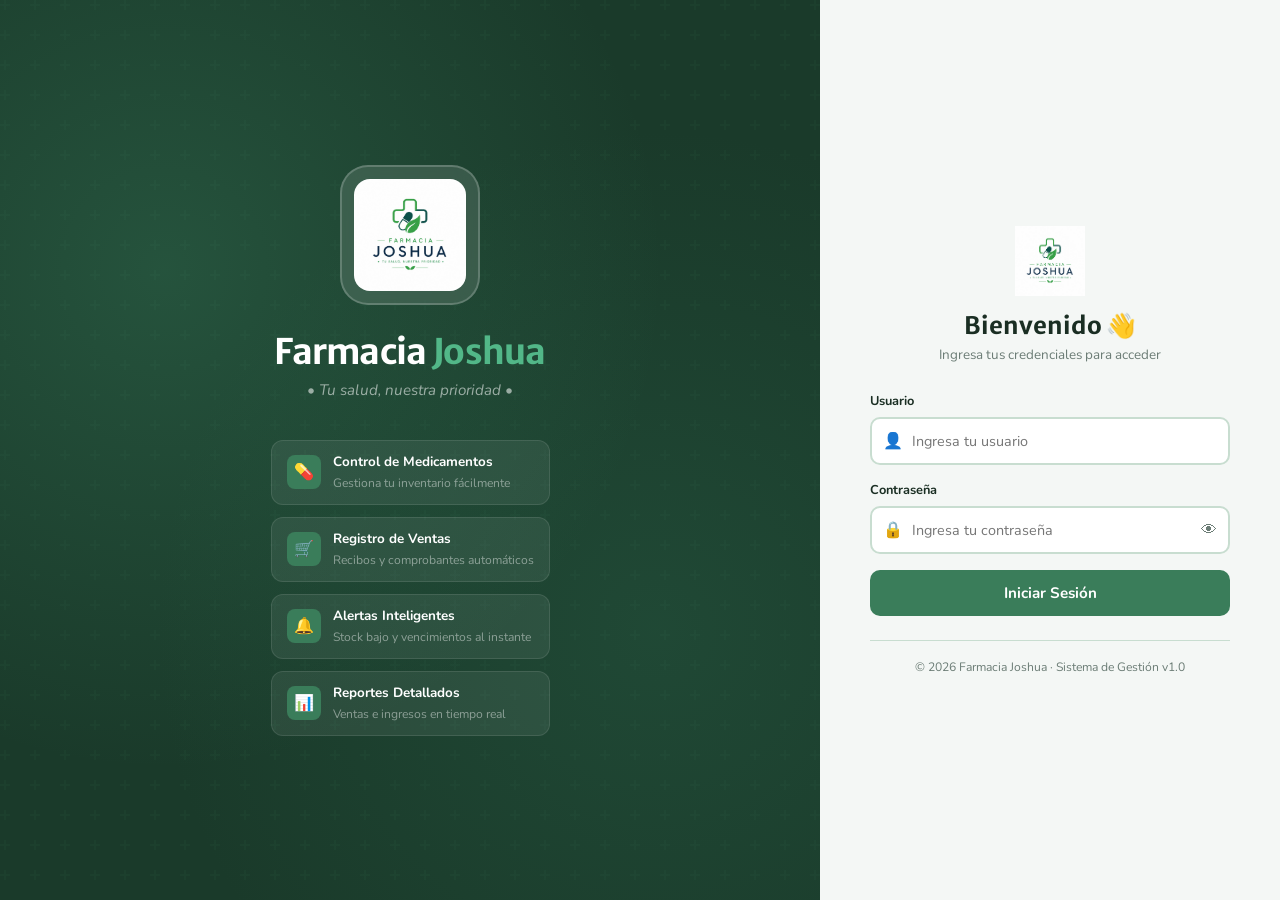
<file: index.html>
<!DOCTYPE html>
<html lang="es">
<head>
  <meta charset="UTF-8">
  <meta name="viewport" content="width=device-width, initial-scale=1.0">
  <title>Farmacia Joshua — Iniciar Sesión</title>
  <link href="https://fonts.googleapis.com/css2?family=Nunito:wght@400;500;600;700;800&family=Merriweather+Sans:wght@400;600;700&display=swap" rel="stylesheet">
  <style>
    :root {
      --verde-oscuro:#1a3a2a; --verde-medio:#2d6a4f; --verde-principal:#3a7d5a;
      --verde-claro:#52b788; --verde-suave:#d8f3dc; --gris-bg:#f4f7f5;
      --gris-borde:#c8ddd0; --gris-texto:#6b7c75; --texto-oscuro:#1a2e23; --rojo:#e63946;
    }
    *,*::before,*::after{box-sizing:border-box;margin:0;padding:0;}
    body{ font-family:'Nunito',sans-serif; min-height:100vh; display:flex; background:var(--verde-oscuro); overflow:hidden; }

    /* Panel izquierdo */
    .login-left {
      flex:1; display:flex; flex-direction:column; align-items:center;
      justify-content:center; padding:40px; position:relative; overflow:hidden;
    }
    .login-left::before {
      content:''; position:absolute; inset:0;
      background: radial-gradient(circle at 20% 30%, rgba(82,183,136,.2) 0%, transparent 55%),
                  radial-gradient(circle at 80% 70%, rgba(45,106,79,.3) 0%, transparent 55%);
    }
    .login-left::after {
      content:''; position:absolute; inset:0;
      background: url("data:image/svg+xml,%3Csvg width='60' height='60' viewBox='0 0 60 60' xmlns='http://www.w3.org/2000/svg'%3E%3Cg fill='none' fill-rule='evenodd'%3E%3Cg fill='%2352b788' fill-opacity='0.04'%3E%3Cpath d='M36 34v-4h-2v4h-4v2h4v4h2v-4h4v-2h-4zm0-30V0h-2v4h-4v2h4v4h2V6h4V4h-4zM6 34v-4H4v4H0v2h4v4h2v-4h4v-2H6zM6 4V0H4v4H0v2h4v4h2V6h4V4H6z'/%3E%3C/g%3E%3C/g%3E%3C/svg%3E");
    }
    .left-content { position:relative; z-index:1; text-align:center; color:white; max-width:420px; }

    /* Logo grande en login */
    .logo-login-img {
      width:140px; height:140px;
      background: rgba(255,255,255,.12);
      border: 2px solid rgba(255,255,255,.2);
      border-radius:28px;
      display:flex; align-items:center; justify-content:center;
      margin: 0 auto 24px;
      padding: 12px;
      backdrop-filter: blur(10px);
    }
    .logo-login-img img { width:100%; height:100%; object-fit:contain; border-radius:16px; }

    .left-content h1 { font-family:'Merriweather Sans',sans-serif; font-size:2.2rem; font-weight:700; margin-bottom:6px; letter-spacing:-.02em; }
    .left-content h1 span { color:var(--verde-claro); }
    .left-content .slogan { font-size:.95rem; color:rgba(255,255,255,.55); margin-bottom:40px; font-style:italic; }

    .features { display:flex; flex-direction:column; gap:12px; text-align:left; }
    .feature-item { display:flex; align-items:center; gap:12px; background:rgba(255,255,255,.07); border:1px solid rgba(255,255,255,.1); border-radius:12px; padding:11px 15px; }
    .feature-icon { width:34px;height:34px; background:var(--verde-principal); border-radius:8px; display:flex;align-items:center;justify-content:center; font-size:1rem; flex-shrink:0; }
    .feature-text strong { display:block; color:white; font-size:.84rem; }
    .feature-text span   { color:rgba(255,255,255,.45); font-size:.76rem; }

    /* Panel derecho */
    .login-right { width:460px; background:var(--gris-bg); display:flex; align-items:center; justify-content:center; padding:48px 40px; flex-shrink:0; }
    .login-form-wrapper { width:100%; max-width:360px; }

    .login-header { margin-bottom:28px; text-align:center; }
    .login-header .logo-small { width:70px; height:70px; margin:0 auto 14px; }
    .login-header .logo-small img { width:100%; height:100%; object-fit:contain; }
    .login-header h2 { font-family:'Merriweather Sans',sans-serif; font-size:1.5rem; font-weight:700; color:var(--texto-oscuro); margin-bottom:4px; }
    .login-header p { font-size:.84rem; color:var(--gris-texto); }

    .form-group { margin-bottom:16px; }
    .form-label { display:block; font-size:.8rem; font-weight:700; color:var(--texto-oscuro); margin-bottom:7px; }
    .input-wrapper { position:relative; }
    .input-icon { position:absolute; left:13px; top:50%; transform:translateY(-50%); font-size:1rem; color:var(--gris-texto); pointer-events:none; }
    .form-input { width:100%; padding:12px 14px 12px 40px; border:2px solid var(--gris-borde); border-radius:10px; font-size:.9rem; font-family:'Nunito',sans-serif; color:var(--texto-oscuro); background:white; transition:all .2s; outline:none; }
    .form-input:focus { border-color:var(--verde-principal); box-shadow:0 0 0 3px rgba(58,125,90,.12); }
    .toggle-pass { position:absolute; right:13px; top:50%; transform:translateY(-50%); background:none; border:none; cursor:pointer; font-size:1rem; color:var(--gris-texto); transition:color .2s; }
    .toggle-pass:hover { color:var(--verde-principal); }

    .btn-login { width:100%; padding:13px; background:var(--verde-principal); color:white; border:none; border-radius:10px; font-size:.95rem; font-weight:700; font-family:'Nunito',sans-serif; cursor:pointer; transition:all .2s; margin-top:6px; display:flex; align-items:center; justify-content:center; gap:8px; }
    .btn-login:hover:not(:disabled) { background:#2d6a4f; box-shadow:0 4px 16px rgba(58,125,90,.35); transform:translateY(-1px); }
    .btn-login:disabled { opacity:.6; cursor:not-allowed; transform:none; }

    .error-box { background:#fde8e9; border:1px solid #f5a9ac; border-radius:8px; padding:11px 14px; font-size:.84rem; color:var(--rojo); margin-bottom:16px; display:none; align-items:center; gap:8px; }
    .error-box.show { display:flex; }

    .login-footer { text-align:center; margin-top:24px; padding-top:18px; border-top:1px solid var(--gris-borde); }
    .login-footer p { font-size:.76rem; color:var(--gris-texto); }

    @media(max-width:768px){ .login-left{display:none;} .login-right{width:100%;} }
  </style>
</head>
<body>

<!-- Panel izquierdo decorativo -->
<div class="login-left">
  <div class="left-content">
    <div class="logo-login-img">
      <img src="logo.png" alt="Farmacia Joshua">
    </div>
    <h1>Farmacia <span>Joshua</span></h1>
    <p class="slogan">• Tu salud, nuestra prioridad •</p>
    <div class="features">
      <div class="feature-item"><div class="feature-icon">💊</div><div class="feature-text"><strong>Control de Medicamentos</strong><span>Gestiona tu inventario fácilmente</span></div></div>
      <div class="feature-item"><div class="feature-icon">🛒</div><div class="feature-text"><strong>Registro de Ventas</strong><span>Recibos y comprobantes automáticos</span></div></div>
      <div class="feature-item"><div class="feature-icon">🔔</div><div class="feature-text"><strong>Alertas Inteligentes</strong><span>Stock bajo y vencimientos al instante</span></div></div>
      <div class="feature-item"><div class="feature-icon">📊</div><div class="feature-text"><strong>Reportes Detallados</strong><span>Ventas e ingresos en tiempo real</span></div></div>
    </div>
  </div>
</div>

<!-- Panel derecho - formulario -->
<div class="login-right">
  <div class="login-form-wrapper">
    <div class="login-header">
      <div class="logo-small"><img src="logo.png" alt="Logo"></div>
      <h2>Bienvenido 👋</h2>
      <p>Ingresa tus credenciales para acceder</p>
    </div>

    <div class="error-box" id="error-box"><span>⚠️</span><span id="error-msg">Usuario o contraseña incorrectos.</span></div>

    <form id="login-form">
      <div class="form-group">
        <label class="form-label">Usuario</label>
        <div class="input-wrapper">
          <span class="input-icon">👤</span>
          <input type="text" id="username" class="form-input" placeholder="Ingresa tu usuario" autocomplete="username" required>
        </div>
      </div>
      <div class="form-group">
        <label class="form-label">Contraseña</label>
        <div class="input-wrapper">
          <span class="input-icon">🔒</span>
          <input type="password" id="password" class="form-input" placeholder="Ingresa tu contraseña" autocomplete="current-password" required>
          <button type="button" class="toggle-pass" id="toggle-pass">👁</button>
        </div>
      </div>
      <button type="submit" class="btn-login" id="btn-login"><span id="btn-text">Iniciar Sesión</span></button>
    </form>

    <div class="login-footer"><p>© 2026 Farmacia Joshua · Sistema de Gestión v1.0</p></div>
  </div>
</div>

<script>
  const API = 'https://farmacia-joshua-backend.onrender.com/api';
  if (localStorage.getItem('fj_token')) window.location.href = 'inicio.html';

  document.getElementById('toggle-pass').addEventListener('click', () => {
    const inp = document.getElementById('password');
    const btn = document.getElementById('toggle-pass');
    inp.type = inp.type === 'password' ? 'text' : 'password';
    btn.textContent = inp.type === 'password' ? '👁' : '🙈';
  });

  document.getElementById('login-form').addEventListener('submit', async (e) => {
    e.preventDefault();
    const btn = document.getElementById('btn-login');
    const btnText = document.getElementById('btn-text');
    const errorBox = document.getElementById('error-box');
    btn.disabled = true; btnText.textContent = 'Verificando...';
    errorBox.classList.remove('show');
    try {
      const res = await fetch(`${API}/auth/login`, { method:'POST', headers:{'Content-Type':'application/json'}, body:JSON.stringify({ username: document.getElementById('username').value.trim(), password: document.getElementById('password').value }) });
      const data = await res.json();
      if (data.ok) {
        localStorage.setItem('fj_token', data.data.token);
        localStorage.setItem('fj_user', JSON.stringify(data.data.usuario));
        btnText.textContent = '✅ Accediendo...';
        setTimeout(() => window.location.href = 'inicio.html', 500);
      } else {
        document.getElementById('error-msg').textContent = data.message || 'Credenciales incorrectas.';
        errorBox.classList.add('show');
        btn.disabled = false; btnText.textContent = 'Iniciar Sesión';
      }
    } catch(err) {
      document.getElementById('error-msg').textContent = 'No se pudo conectar al servidor. Verifica que el backend esté activo.';
      errorBox.classList.add('show');
      btn.disabled = false; btnText.textContent = 'Iniciar Sesión';
    }
  });
</script>
</body>
</html>
</file>
<file: css/styles.css>
/* ============================================================
   Farmacia Joshua — Estilos Globales
   ============================================================ */

@import url('https://fonts.googleapis.com/css2?family=Nunito:wght@400;500;600;700;800&family=Merriweather+Sans:wght@400;600;700&display=swap');

/* ── Variables ──────────────────────────────────────────── */
:root {
  --verde-oscuro:   #1a3a2a;
  --verde-medio:    #2d6a4f;
  --verde-principal:#3a7d5a;
  --verde-claro:    #52b788;
  --verde-suave:    #d8f3dc;
  --verde-hover:    #40916c;
  --blanco:         #ffffff;
  --gris-bg:        #f4f7f5;
  --gris-claro:     #e8f0eb;
  --gris-borde:     #c8ddd0;
  --gris-texto:     #6b7c75;
  --texto-oscuro:   #1a2e23;
  --texto-medio:    #2d4a3a;
  --rojo:           #e63946;
  --rojo-suave:     #fde8e9;
  --amarillo:       #f4a261;
  --amarillo-suave: #fff3e0;
  --azul:           #3a86ff;
  --azul-suave:     #e8f1ff;

  --sidebar-w:      240px;
  --header-h:       64px;
  --radio:          12px;
  --radio-sm:       8px;
  --sombra:         0 2px 12px rgba(26,58,42,.10);
  --sombra-md:      0 4px 24px rgba(26,58,42,.14);
  --sombra-lg:      0 8px 40px rgba(26,58,42,.18);
  --transicion:     all .22s cubic-bezier(.4,0,.2,1);
}

/* ── Reset ──────────────────────────────────────────────── */
*, *::before, *::after { box-sizing: border-box; margin: 0; padding: 0; }

html { font-size: 15px; scroll-behavior: smooth; }

body {
  font-family: 'Nunito', sans-serif;
  background: var(--gris-bg);
  color: var(--texto-oscuro);
  line-height: 1.6;
  min-height: 100vh;
}

a { text-decoration: none; color: inherit; }
button { cursor: pointer; font-family: inherit; border: none; outline: none; }
input, select, textarea { font-family: inherit; outline: none; border: none; }
img { max-width: 100%; }
ul { list-style: none; }

/* ── Layout principal ───────────────────────────────────── */
.app-layout {
  display: flex;
  min-height: 100vh;
}

/* ── Sidebar ────────────────────────────────────────────── */
.sidebar {
  width: var(--sidebar-w);
  background: var(--verde-oscuro);
  display: flex;
  flex-direction: column;
  position: fixed;
  top: 0; left: 0;
  height: 100vh;
  z-index: 100;
  transition: var(--transicion);
  overflow: hidden;
}

.sidebar-logo {
  padding: 20px 18px 16px;
  border-bottom: 1px solid rgba(255,255,255,.08);
  display: flex;
  align-items: center;
  gap: 12px;
}

.sidebar-logo-icon {
  width: 40px; height: 40px;
  background: var(--verde-claro);
  border-radius: 10px;
  display: flex; align-items: center; justify-content: center;
  font-size: 20px;
  flex-shrink: 0;
}

.sidebar-logo-text h1 {
  font-family: 'Merriweather Sans', sans-serif;
  font-size: 1.05rem;
  font-weight: 700;
  color: var(--blanco);
  line-height: 1.2;
}

.sidebar-logo-text span {
  font-size: .72rem;
  color: rgba(255,255,255,.55);
  font-weight: 500;
}

.sidebar-nav {
  flex: 1;
  padding: 12px 10px;
  overflow-y: auto;
}

.nav-section-title {
  font-size: .68rem;
  font-weight: 700;
  text-transform: uppercase;
  letter-spacing: .08em;
  color: rgba(255,255,255,.35);
  padding: 10px 10px 4px;
  margin-top: 6px;
}

.nav-item {
  display: flex;
  align-items: center;
  gap: 11px;
  padding: 10px 12px;
  border-radius: var(--radio-sm);
  color: rgba(255,255,255,.72);
  font-size: .9rem;
  font-weight: 600;
  cursor: pointer;
  transition: var(--transicion);
  margin-bottom: 2px;
  position: relative;
}

.nav-item:hover {
  background: rgba(255,255,255,.08);
  color: var(--blanco);
}

.nav-item.active {
  background: var(--verde-principal);
  color: var(--blanco);
  box-shadow: 0 2px 8px rgba(58,125,90,.4);
}

.nav-item .nav-icon {
  font-size: 1.1rem;
  width: 22px;
  text-align: center;
  flex-shrink: 0;
}

.nav-badge {
  margin-left: auto;
  background: var(--rojo);
  color: white;
  font-size: .65rem;
  font-weight: 700;
  padding: 2px 7px;
  border-radius: 20px;
  min-width: 20px;
  text-align: center;
}

.sidebar-footer {
  padding: 12px 10px;
  border-top: 1px solid rgba(255,255,255,.08);
}

.sidebar-user {
  display: flex;
  align-items: center;
  gap: 10px;
  padding: 10px 12px;
  border-radius: var(--radio-sm);
  cursor: pointer;
  transition: var(--transicion);
}

.sidebar-user:hover { background: rgba(255,255,255,.06); }

.user-avatar {
  width: 34px; height: 34px;
  background: var(--verde-claro);
  border-radius: 50%;
  display: flex; align-items: center; justify-content: center;
  font-size: .85rem;
  font-weight: 700;
  color: var(--verde-oscuro);
  flex-shrink: 0;
}

.user-info { flex: 1; min-width: 0; }
.user-info strong {
  display: block;
  font-size: .82rem;
  color: var(--blanco);
  white-space: nowrap;
  overflow: hidden;
  text-overflow: ellipsis;
}
.user-info span {
  font-size: .72rem;
  color: rgba(255,255,255,.45);
}

.btn-logout {
  background: transparent;
  color: rgba(255,255,255,.5);
  font-size: 1rem;
  padding: 4px;
  border-radius: 6px;
  transition: var(--transicion);
}
.btn-logout:hover { color: var(--rojo); background: rgba(230,57,70,.12); }

/* ── Main content ───────────────────────────────────────── */
.main-content {
  margin-left: var(--sidebar-w);
  flex: 1;
  min-height: 100vh;
  display: flex;
  flex-direction: column;
}

/* ── Topbar ─────────────────────────────────────────────── */
.topbar {
  height: var(--header-h);
  background: var(--blanco);
  border-bottom: 1px solid var(--gris-claro);
  display: flex;
  align-items: center;
  padding: 0 28px;
  gap: 16px;
  position: sticky;
  top: 0;
  z-index: 50;
  box-shadow: var(--sombra);
}

.topbar-title {
  flex: 1;
  font-family: 'Merriweather Sans', sans-serif;
  font-size: 1.15rem;
  font-weight: 700;
  color: var(--texto-oscuro);
}

.topbar-meta {
  display: flex;
  align-items: center;
  gap: 6px;
  font-size: .8rem;
  color: var(--gris-texto);
  background: var(--gris-bg);
  padding: 6px 12px;
  border-radius: 20px;
}

.topbar-alerts {
  position: relative;
  background: var(--gris-bg);
  border: none;
  width: 38px; height: 38px;
  border-radius: 50%;
  display: flex; align-items: center; justify-content: center;
  font-size: 1rem;
  color: var(--gris-texto);
  transition: var(--transicion);
}
.topbar-alerts:hover { background: var(--verde-suave); color: var(--verde-principal); }

.alert-dot {
  position: absolute;
  top: 6px; right: 6px;
  width: 8px; height: 8px;
  background: var(--rojo);
  border-radius: 50%;
  border: 2px solid white;
}

/* ── Page content ───────────────────────────────────────── */
.page-content {
  flex: 1;
  padding: 28px;
}

.page-header {
  margin-bottom: 24px;
  display: flex;
  align-items: center;
  justify-content: space-between;
  flex-wrap: wrap;
  gap: 12px;
}

.page-header h2 {
  font-family: 'Merriweather Sans', sans-serif;
  font-size: 1.4rem;
  font-weight: 700;
  color: var(--texto-oscuro);
}

.page-header p {
  font-size: .85rem;
  color: var(--gris-texto);
  margin-top: 2px;
}

/* ── Cards ──────────────────────────────────────────────── */
.card {
  background: var(--blanco);
  border-radius: var(--radio);
  box-shadow: var(--sombra);
  padding: 22px;
  border: 1px solid var(--gris-claro);
}

.card-title {
  font-family: 'Merriweather Sans', sans-serif;
  font-size: .95rem;
  font-weight: 700;
  color: var(--texto-oscuro);
  margin-bottom: 16px;
  display: flex;
  align-items: center;
  gap: 8px;
}

/* ── KPI Cards ──────────────────────────────────────────── */
.kpi-grid {
  display: grid;
  grid-template-columns: repeat(auto-fit, minmax(200px, 1fr));
  gap: 16px;
  margin-bottom: 24px;
}

.kpi-card {
  background: var(--blanco);
  border-radius: var(--radio);
  padding: 20px;
  box-shadow: var(--sombra);
  border: 1px solid var(--gris-claro);
  display: flex;
  align-items: flex-start;
  gap: 14px;
  transition: var(--transicion);
}

.kpi-card:hover { transform: translateY(-2px); box-shadow: var(--sombra-md); }

.kpi-icon {
  width: 46px; height: 46px;
  border-radius: 12px;
  display: flex; align-items: center; justify-content: center;
  font-size: 1.3rem;
  flex-shrink: 0;
}

.kpi-icon.verde  { background: var(--verde-suave); }
.kpi-icon.azul   { background: var(--azul-suave); }
.kpi-icon.rojo   { background: var(--rojo-suave); }
.kpi-icon.naranja{ background: var(--amarillo-suave); }

.kpi-body { flex: 1; min-width: 0; }
.kpi-label {
  font-size: .75rem;
  color: var(--gris-texto);
  font-weight: 600;
  text-transform: uppercase;
  letter-spacing: .04em;
  margin-bottom: 4px;
}
.kpi-value {
  font-family: 'Merriweather Sans', sans-serif;
  font-size: 1.55rem;
  font-weight: 700;
  color: var(--texto-oscuro);
  line-height: 1.1;
}
.kpi-sub {
  font-size: .75rem;
  color: var(--gris-texto);
  margin-top: 3px;
}

/* ── Botones ────────────────────────────────────────────── */
.btn {
  display: inline-flex;
  align-items: center;
  gap: 7px;
  padding: 9px 18px;
  border-radius: var(--radio-sm);
  font-size: .875rem;
  font-weight: 700;
  cursor: pointer;
  transition: var(--transicion);
  border: 2px solid transparent;
  white-space: nowrap;
}

.btn-primary {
  background: var(--verde-principal);
  color: var(--blanco);
  border-color: var(--verde-principal);
}
.btn-primary:hover { background: var(--verde-hover); border-color: var(--verde-hover); box-shadow: 0 4px 12px rgba(58,125,90,.3); }

.btn-secondary {
  background: var(--blanco);
  color: var(--verde-principal);
  border-color: var(--gris-borde);
}
.btn-secondary:hover { border-color: var(--verde-principal); background: var(--verde-suave); }

.btn-danger {
  background: var(--rojo-suave);
  color: var(--rojo);
  border-color: var(--rojo-suave);
}
.btn-danger:hover { background: var(--rojo); color: white; }

.btn-sm { padding: 6px 12px; font-size: .8rem; }
.btn-lg { padding: 12px 24px; font-size: .95rem; }

.btn:disabled { opacity: .5; cursor: not-allowed; }

/* ── Tablas ─────────────────────────────────────────────── */
.table-wrapper {
  overflow-x: auto;
  border-radius: var(--radio);
  border: 1px solid var(--gris-claro);
}

table {
  width: 100%;
  border-collapse: collapse;
  font-size: .875rem;
}

thead { background: var(--verde-oscuro); }
thead th {
  padding: 12px 16px;
  text-align: left;
  font-size: .75rem;
  font-weight: 700;
  color: rgba(255,255,255,.85);
  text-transform: uppercase;
  letter-spacing: .05em;
  white-space: nowrap;
}

tbody tr {
  border-bottom: 1px solid var(--gris-claro);
  transition: var(--transicion);
}
tbody tr:last-child { border-bottom: none; }
tbody tr:hover { background: var(--gris-bg); }

tbody td {
  padding: 12px 16px;
  color: var(--texto-medio);
  vertical-align: middle;
}

/* ── Badges / Pills ─────────────────────────────────────── */
.badge {
  display: inline-flex;
  align-items: center;
  gap: 4px;
  padding: 3px 10px;
  border-radius: 20px;
  font-size: .72rem;
  font-weight: 700;
}

.badge-verde   { background: var(--verde-suave);    color: var(--verde-medio); }
.badge-rojo    { background: var(--rojo-suave);     color: var(--rojo); }
.badge-naranja { background: var(--amarillo-suave); color: #c4580a; }
.badge-gris    { background: var(--gris-claro);     color: var(--gris-texto); }
.badge-azul    { background: var(--azul-suave);     color: var(--azul); }

/* ── Formularios ────────────────────────────────────────── */
.form-group { margin-bottom: 16px; }

.form-label {
  display: block;
  font-size: .8rem;
  font-weight: 700;
  color: var(--texto-medio);
  margin-bottom: 6px;
}

.form-control {
  width: 100%;
  padding: 10px 14px;
  border: 2px solid var(--gris-borde);
  border-radius: var(--radio-sm);
  font-size: .875rem;
  color: var(--texto-oscuro);
  background: var(--blanco);
  transition: var(--transicion);
}

.form-control:focus {
  border-color: var(--verde-principal);
  box-shadow: 0 0 0 3px rgba(58,125,90,.12);
}

.form-control::placeholder { color: var(--gris-texto); opacity: .7; }

select.form-control { cursor: pointer; }

.form-row {
  display: grid;
  grid-template-columns: repeat(auto-fit, minmax(200px, 1fr));
  gap: 14px;
}

/* ── Modal ──────────────────────────────────────────────── */
.modal-overlay {
  position: fixed;
  inset: 0;
  background: rgba(10,24,17,.55);
  backdrop-filter: blur(3px);
  z-index: 200;
  display: flex;
  align-items: center;
  justify-content: center;
  padding: 20px;
  opacity: 0;
  pointer-events: none;
  transition: opacity .25s;
}

.modal-overlay.active {
  opacity: 1;
  pointer-events: all;
}

.modal {
  background: var(--blanco);
  border-radius: var(--radio);
  box-shadow: var(--sombra-lg);
  width: 100%;
  max-width: 560px;
  max-height: 90vh;
  overflow-y: auto;
  transform: translateY(20px) scale(.97);
  transition: transform .25s cubic-bezier(.4,0,.2,1);
}

.modal-overlay.active .modal { transform: translateY(0) scale(1); }

.modal-header {
  padding: 20px 24px 16px;
  border-bottom: 1px solid var(--gris-claro);
  display: flex;
  align-items: center;
  justify-content: space-between;
}

.modal-header h3 {
  font-family: 'Merriweather Sans', sans-serif;
  font-size: 1.05rem;
  font-weight: 700;
  color: var(--texto-oscuro);
}

.modal-body { padding: 20px 24px; }
.modal-footer {
  padding: 16px 24px 20px;
  display: flex;
  gap: 10px;
  justify-content: flex-end;
  border-top: 1px solid var(--gris-claro);
}

.btn-close-modal {
  background: var(--gris-claro);
  color: var(--gris-texto);
  width: 30px; height: 30px;
  border-radius: 50%;
  display: flex; align-items: center; justify-content: center;
  font-size: 1rem;
  transition: var(--transicion);
}
.btn-close-modal:hover { background: var(--rojo-suave); color: var(--rojo); }

/* ── Search bar ─────────────────────────────────────────── */
.search-bar {
  position: relative;
  flex: 1;
  max-width: 340px;
}

.search-bar input {
  width: 100%;
  padding: 9px 14px 9px 38px;
  border: 2px solid var(--gris-borde);
  border-radius: 25px;
  font-size: .875rem;
  background: var(--blanco);
  transition: var(--transicion);
}

.search-bar input:focus {
  border-color: var(--verde-principal);
  box-shadow: 0 0 0 3px rgba(58,125,90,.1);
}

.search-icon {
  position: absolute;
  left: 12px;
  top: 50%;
  transform: translateY(-50%);
  color: var(--gris-texto);
  font-size: .9rem;
  pointer-events: none;
}

/* ── Alertas / Toasts ───────────────────────────────────── */
.toast-container {
  position: fixed;
  top: 20px;
  right: 20px;
  z-index: 999;
  display: flex;
  flex-direction: column;
  gap: 10px;
}

.toast {
  background: var(--blanco);
  border-radius: var(--radio-sm);
  box-shadow: var(--sombra-md);
  padding: 14px 18px;
  display: flex;
  align-items: center;
  gap: 12px;
  min-width: 280px;
  max-width: 380px;
  border-left: 4px solid var(--verde-principal);
  animation: slideIn .3s cubic-bezier(.4,0,.2,1);
}

.toast.error   { border-left-color: var(--rojo); }
.toast.warning { border-left-color: var(--amarillo); }

.toast-icon { font-size: 1.2rem; }
.toast-msg  { flex: 1; font-size: .85rem; font-weight: 600; color: var(--texto-oscuro); }

@keyframes slideIn {
  from { transform: translateX(100%); opacity: 0; }
  to   { transform: translateX(0);    opacity: 1; }
}

/* ── Paginación ─────────────────────────────────────────── */
.pagination {
  display: flex;
  align-items: center;
  gap: 6px;
  justify-content: center;
  margin-top: 20px;
}

.page-btn {
  width: 34px; height: 34px;
  border-radius: var(--radio-sm);
  background: var(--blanco);
  border: 2px solid var(--gris-borde);
  color: var(--texto-medio);
  font-size: .85rem;
  font-weight: 700;
  display: flex; align-items: center; justify-content: center;
  cursor: pointer;
  transition: var(--transicion);
}

.page-btn:hover { border-color: var(--verde-principal); color: var(--verde-principal); }
.page-btn.active { background: var(--verde-principal); border-color: var(--verde-principal); color: white; }
.page-btn:disabled { opacity: .4; cursor: not-allowed; }

/* ── Empty state ────────────────────────────────────────── */
.empty-state {
  text-align: center;
  padding: 60px 20px;
  color: var(--gris-texto);
}
.empty-state .empty-icon { font-size: 3rem; margin-bottom: 12px; opacity: .4; }
.empty-state p { font-size: .9rem; }

/* ── Loading spinner ────────────────────────────────────── */
.spinner {
  width: 36px; height: 36px;
  border: 3px solid var(--gris-claro);
  border-top-color: var(--verde-principal);
  border-radius: 50%;
  animation: spin .7s linear infinite;
  margin: 40px auto;
}
@keyframes spin { to { transform: rotate(360deg); } }

.loading-row td {
  text-align: center;
  padding: 40px;
  color: var(--gris-texto);
}

/* ── Scrollbar ──────────────────────────────────────────── */
::-webkit-scrollbar { width: 6px; height: 6px; }
::-webkit-scrollbar-track { background: transparent; }
::-webkit-scrollbar-thumb { background: var(--gris-borde); border-radius: 3px; }
::-webkit-scrollbar-thumb:hover { background: var(--verde-claro); }

/* ── Responsive ─────────────────────────────────────────── */
@media (max-width: 768px) {
  .sidebar { transform: translateX(-100%); }
  .sidebar.open { transform: translateX(0); }
  .main-content { margin-left: 0; }
  .kpi-grid { grid-template-columns: 1fr 1fr; }
  .page-content { padding: 16px; }
  .form-row { grid-template-columns: 1fr; }
}
</file>
